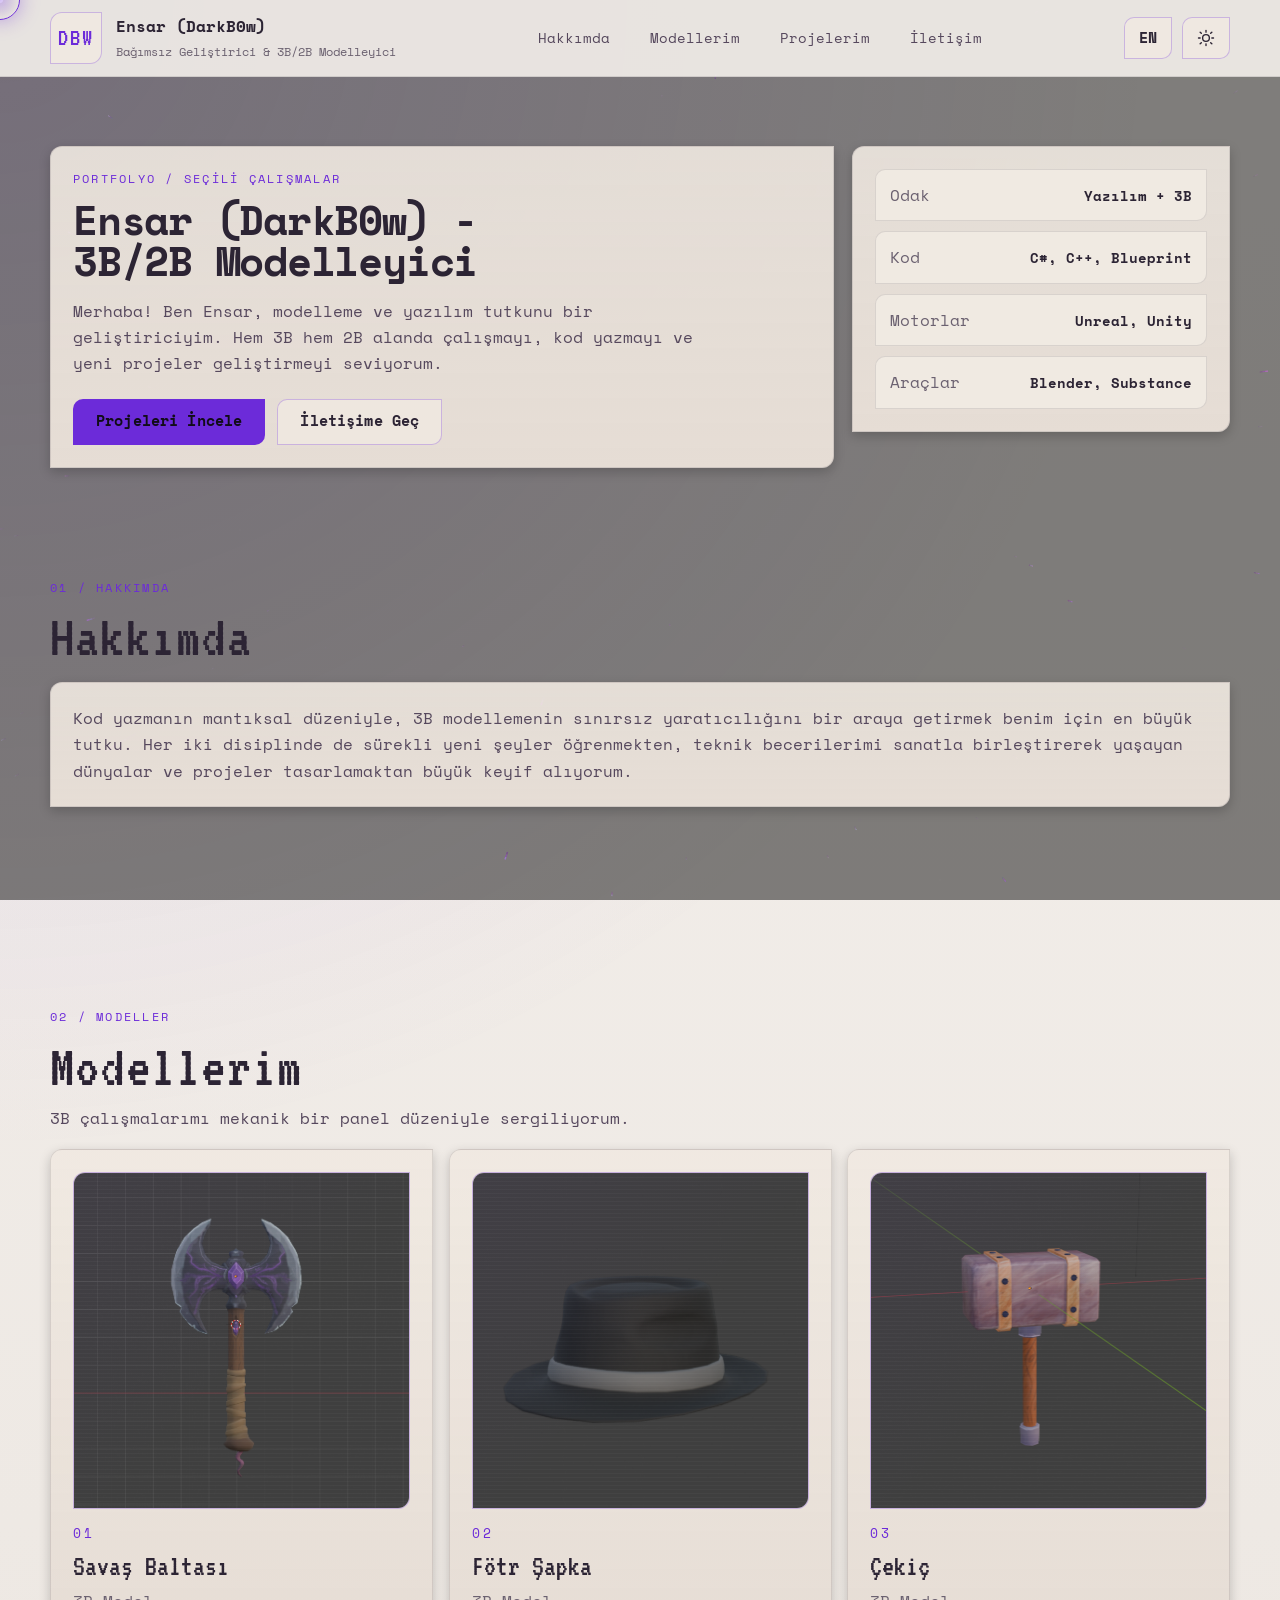
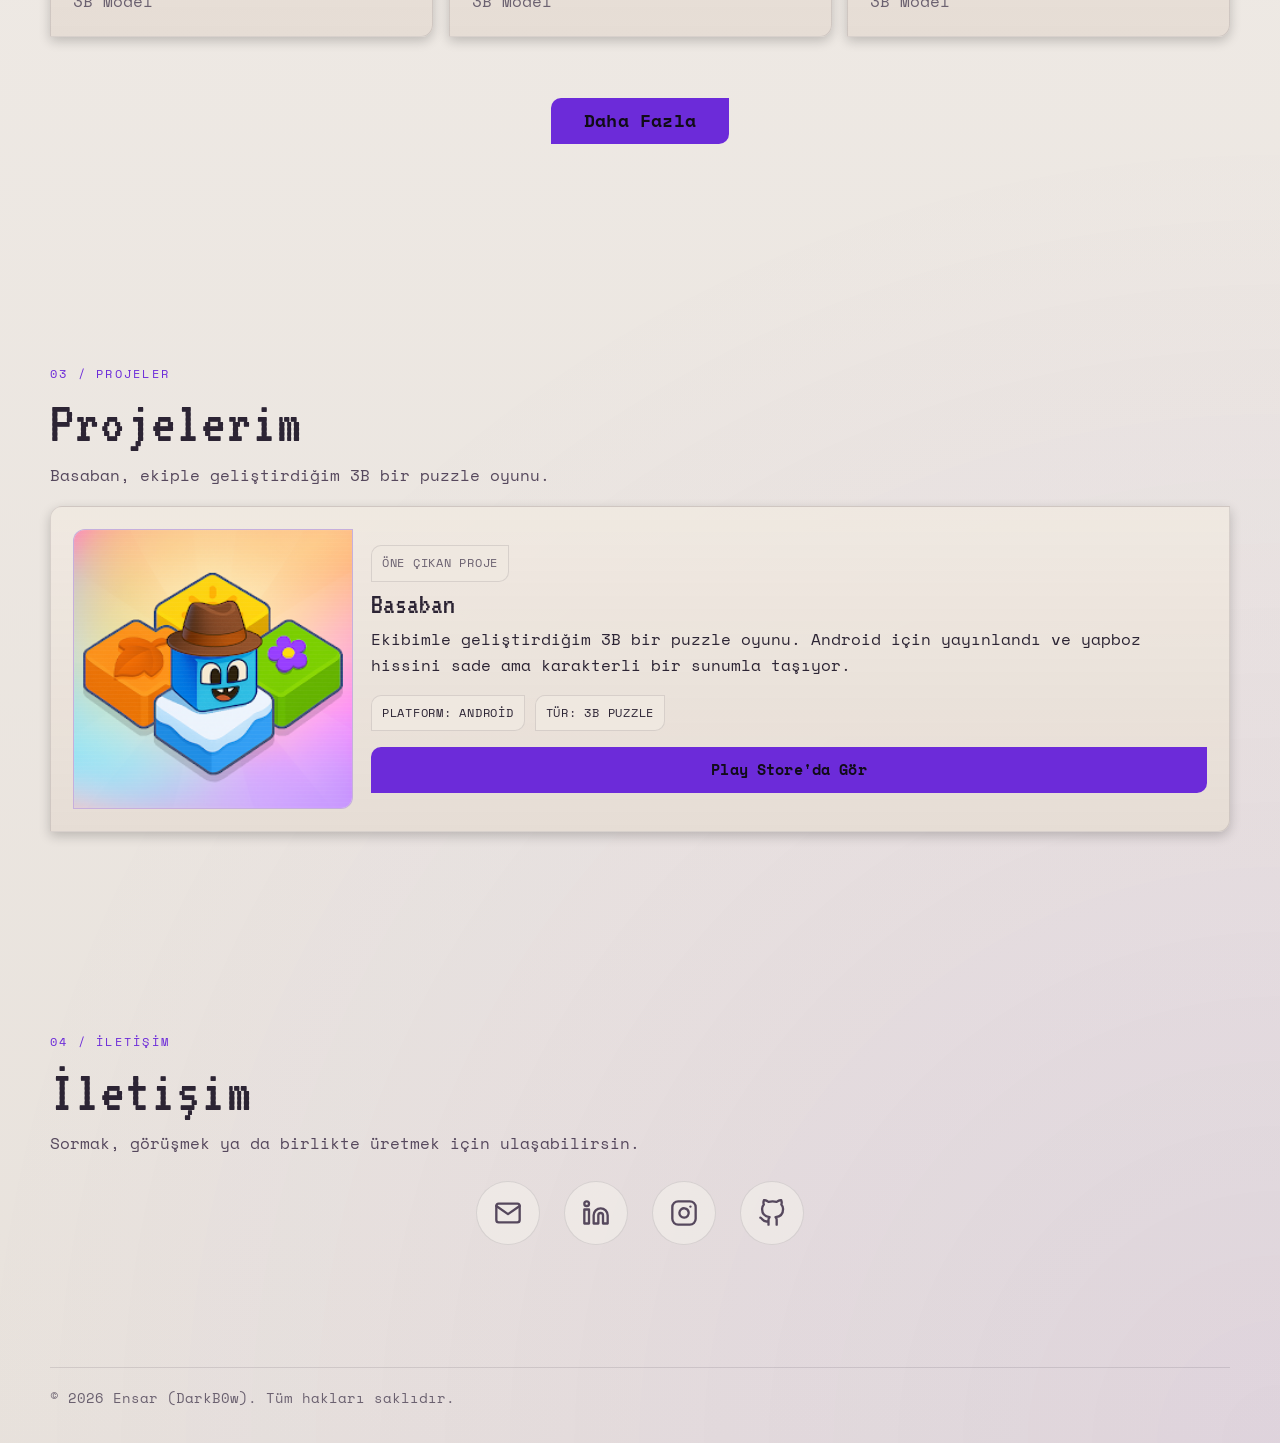
<file: index.html>
<!DOCTYPE html>
<html lang="tr" data-theme="dark">

<head>
    <meta charset="UTF-8">
    <meta name="viewport" content="width=device-width, initial-scale=1.0">
    <title>Ensar (DarkB0w) | Portfolio</title>
    <link rel="preconnect" href="https://fonts.googleapis.com">
    <link rel="preconnect" href="https://fonts.gstatic.com" crossorigin>
    <link href="https://fonts.googleapis.com/css2?family=Space+Mono:wght@400;700&family=VT323&display=swap"
        rel="stylesheet">
    <link rel="stylesheet" href="style.css">
</head>

<body>
    <!-- Reference Starfield Background -->
    <canvas id="starfield"></canvas>

    <header class="site-header">
        <div class="container header-inner">
            <a class="brand" href="#home" aria-label="Ensar DarkB0w">
                <span class="brand-mark">DBW</span>
                <span class="brand-copy">
                    <strong>Ensar (DarkB0w)</strong>
                    <small data-i18n="brand.subtitle">Bağımsız Geliştirici & 3B/2B Modelleyici</small>
                </span>
            </a>

            <nav class="nav-links" aria-label="Ana navigasyon">
                <a href="#about" class="nav-link" data-i18n="nav.about">Hakkımda</a>
                <a href="#models" class="nav-link" data-i18n="nav.models">Modellerim</a>
                <a href="#projects" class="nav-link" data-i18n="nav.projects">Projelerim</a>
                <a href="#contact" class="nav-link" data-i18n="nav.contact">İletişim</a>
            </nav>

            <div class="header-actions">
                <button id="lang-toggle" class="chip-button" type="button" aria-label="Dil değiştir">EN</button>
                <button id="theme-toggle" class="icon-button" type="button" aria-label="Tema değiştir"></button>
            </div>
        </div>
    </header>

    <main>
        <section id="home" class="section hero-section">
            <div class="container hero-grid">
                <div class="panel hero-copy reveal-up">
                    <p class="eyebrow subtitle" data-i18n="hero.kicker">PORTFOLYO / SEÇİLİ ÇALIŞMALAR</p>
                    <h1 class="title" data-i18n="hero.title">Ensar (DarkB0w) - <span class="highlight">3B/2B
                            Modelleyici</span></h1>
                    <p class="lead tagline" data-i18n="hero.copy">
                        Merhaba! Ben Ensar, modelleme ve yazılım tutkunu bir geliştiriciyim. Hem 3B hem 2B alanda
                        çalışmayı, kod yazmayı ve yeni projeler geliştirmeyi seviyorum.
                    </p>

                    <div class="button-row action-fade">
                        <a class="button primary" href="#projects" data-i18n="hero.primary">Projeleri İncele</a>
                        <a class="button secondary" href="#contact" data-i18n="hero.secondary">İletişime Geç</a>
                    </div>
                </div>

                <aside class="panel status-panel reveal-up">
                    <div class="status-card">
                        <span data-i18n="status.focusLabel">Odak</span>
                        <strong data-i18n="status.focusValue">Yazılım + 3B</strong>
                    </div>
                    <div class="status-card">
                        <span data-i18n="status.codeLabel">Kod</span>
                        <strong data-i18n="status.codeValue">C#, C++, Blueprint</strong>
                    </div>
                    <div class="status-card">
                        <span data-i18n="status.engineLabel">Motorlar</span>
                        <strong data-i18n="status.engineValue">Unreal, Unity</strong>
                    </div>
                    <div class="status-card">
                        <span data-i18n="status.toolsLabel">Araçlar</span>
                        <strong data-i18n="status.toolsValue">Blender, Substance</strong>
                    </div>
                </aside>
            </div>
        </section>

        <section id="about" class="section content-section">
            <div class="container section-head">
                <p class="eyebrow" data-i18n="about.kicker">01 / HAKKIMDA</p>
                <h2 data-i18n="about.title">Hakkımda</h2>
            </div>

            <div class="container">
                <article class="panel text-panel">
                    <p data-i18n="about.copy">
                        Kod yazmanın mantıksal düzeniyle, 3B modellemenin sınırsız yaratıcılığını bir araya getirmek
                        benim için en büyük tutku. Her iki disiplinde de sürekli yeni şeyler öğrenmekten, teknik
                        becerilerimi sanatla birleştirerek yaşayan dünyalar ve projeler tasarlamaktan büyük keyif
                        alıyorum.
                    </p>
                </article>
            </div>
        </section>

        <section id="models" class="section content-section">
            <div class="container section-head">
                <p class="eyebrow" data-i18n="models.kicker">02 / MODELLER</p>
                <h2 data-i18n="models.title">Modellerim</h2>
                <p class="section-subtitle" data-i18n="models.subtitle">3B çalışmalarımı mekanik bir panel düzeniyle
                    sergiliyorum.</p>
            </div>

            <div class="container card-grid models-grid reveal-up">
                <article class="panel media-card">
                    <div class="media-frame">
                        <img src="images/Model1.png" alt="Savaş Baltası">
                    </div>
                    <div class="media-copy">
                        <span class="media-index">01</span>
                        <h3 data-i18n="models.item1">Savaş Baltası</h3>
                        <p data-i18n="models.tag">3B Model</p>
                    </div>
                </article>

                <article class="panel media-card">
                    <div class="media-frame">
                        <img src="images/Model2.png" alt="Fötr Şapka">
                    </div>
                    <div class="media-copy">
                        <span class="media-index">02</span>
                        <h3 data-i18n="models.item2">Fötr Şapka</h3>
                        <p data-i18n="models.tag">3B Model</p>
                    </div>
                </article>

                <article class="panel media-card">
                    <div class="media-frame">
                        <img src="images/Model3.png" alt="Çekiç">
                    </div>
                    <div class="media-copy">
                        <span class="media-index">03</span>
                        <h3 data-i18n="models.item3">Çekiç</h3>
                        <p data-i18n="models.tag">3B Model</p>
                    </div>
                </article>
            </div>

            <div class="container models-show-more">
                <button class="button primary" id="show-more-models-btn" data-i18n="models.showMore">Daha Fazla</button>
            </div>
        </section>

        <section id="projects" class="section content-section">
            <div class="container section-head">
                <p class="eyebrow" data-i18n="projects.kicker">03 / PROJELER</p>
                <h2 data-i18n="projects.title">Projelerim</h2>
                <p class="section-subtitle" data-i18n="projects.subtitle">Basaban, ekiple geliştirdiğim 3B bir puzzle
                    oyunu.</p>
            </div>

            <div class="container reveal-up">
                <article class="panel project-card">
                    <div class="project-visual media-frame project-frame">
                        <img src="images/basaban-logo.png" alt="Basaban logo">
                    </div>

                    <div class="project-copy">
                        <span class="project-tag" data-i18n="projects.featured">Öne Çıkan Proje</span>
                        <h3>Basaban</h3>
                        <p data-i18n="projects.description">
                            Ekibimle geliştirdiğim 3B bir puzzle oyunu. Android için yayınlandı ve yapboz hissini sade
                            ama karakterli bir sunumla taşıyor.
                        </p>

                        <div class="tag-row">
                            <span class="tag" data-i18n="projects.platform">Platform: Android</span>
                            <span class="tag" data-i18n="projects.genre">Tür: 3B Puzzle</span>
                        </div>

                        <a href="https://play.google.com/store/apps/details?id=com.Order66Studios.Basaban&hl=tr"
                            target="_blank" rel="noreferrer" class="button primary" data-i18n="projects.button">Play
                            Store'da Gör</a>
                    </div>
                </article>
            </div>
        </section>

        <section id="contact" class="section content-section">
            <div class="container section-head">
                <p class="eyebrow" data-i18n="contact.kicker">04 / İLETİŞİM</p>
                <h2 data-i18n="contact.title">İletişim</h2>
                <p class="section-subtitle" data-i18n="contact.subtitle">Sormak, görüşmek ya da birlikte üretmek için
                    ulaşabilirsin.</p>
            </div>

            <div class="container social-links-row reveal-up">
                <a class="social-circle" href="mailto:ensarkarayay0758@gmail.com" aria-label="E-posta" title="E-posta">
                    <svg width="24" height="24" viewBox="0 0 24 24" fill="none" stroke="currentColor" stroke-width="2"
                        stroke-linecap="round" stroke-linejoin="round">
                        <path d="M4 4h16c1.1 0 2 .9 2 2v12c0 1.1-.9 2-2 2H4c-1.1 0-2-.9-2-2V6c0-1.1.9-2 2-2z"></path>
                        <polyline points="22,6 12,13 2,6"></polyline>
                    </svg>
                </a>

                <a class="social-circle" href="https://www.linkedin.com/in/ensar-karayay-73a8a62a5/" target="_blank"
                    rel="noreferrer" aria-label="LinkedIn" title="LinkedIn">
                    <svg width="24" height="24" viewBox="0 0 24 24" fill="none" stroke="currentColor" stroke-width="2"
                        stroke-linecap="round" stroke-linejoin="round">
                        <path d="M16 8a6 6 0 0 1 6 6v7h-4v-7a2 2 0 0 0-2-2 2 2 0 0 0-2 2v7h-4v-7a6 6 0 0 1 6-6z"></path>
                        <rect x="2" y="9" width="4" height="12"></rect>
                        <circle cx="4" cy="4" r="2"></circle>
                    </svg>
                </a>

                <a class="social-circle" href="https://www.instagram.com/ensarkryy_/" target="_blank" rel="noreferrer"
                    aria-label="Instagram" title="Instagram">
                    <svg width="24" height="24" viewBox="0 0 24 24" fill="none" stroke="currentColor" stroke-width="2"
                        stroke-linecap="round" stroke-linejoin="round">
                        <rect x="2" y="2" width="20" height="20" rx="5" ry="5"></rect>
                        <path d="M16 11.37A4 4 0 1 1 12.63 8 4 4 0 0 1 16 11.37z"></path>
                        <line x1="17.5" y1="6.5" x2="17.51" y2="6.5"></line>
                    </svg>
                </a>

                <a class="social-circle" href="https://github.com/DarkB0w" target="_blank" rel="noreferrer"
                    aria-label="GitHub" title="GitHub">
                    <svg width="24" height="24" viewBox="0 0 24 24" fill="none" stroke="currentColor" stroke-width="2"
                        stroke-linecap="round" stroke-linejoin="round">
                        <path
                            d="M9 19c-5 1.5-5-2.5-7-3m14 6v-3.87a3.37 3.37 0 0 0-.94-2.61c3.14-.35 6.44-1.54 6.44-7A5.44 5.44 0 0 0 20 4.77 5.07 5.07 0 0 0 19.91 1S18.73.65 16 2.48a13.38 13.38 0 0 0-7 0C6.27.65 5.09 1 5.09 1A5.07 5.07 0 0 0 5 4.77a5.44 5.44 0 0 0-1.5 3.78c0 5.42 3.3 6.61 6.44 7A3.37 3.37 0 0 0 9 18.13V22">
                        </path>
                    </svg>
                </a>
            </div>
        </section>
    </main>

    <!-- All Models Modal -->
    <div class="all-models-modal" id="all-models-modal" aria-hidden="true">
        <div class="all-models-modal-content">
            <div class="all-models-modal-header">
                <h2 data-i18n="models.allModels">Tüm Modellerim</h2>
                <button class="all-models-modal-close" id="close-all-models-btn" aria-label="Kapat">&times;</button>
            </div>
            <div class="all-models-modal-body">
                <div class="card-grid models-grid">
                    <article class="panel media-card">
                        <div class="media-frame"><img src="images/Model1.png" alt="Savaş Baltası"></div>
                        <div class="media-copy"><span class="media-index">01</span>
                            <h3 data-i18n="models.item1">Savaş Baltası</h3>
                            <p data-i18n="models.tag">3B Model</p>
                        </div>
                    </article>
                    <article class="panel media-card">
                        <div class="media-frame"><img src="images/Model2.png" alt="Fötr Şapka"></div>
                        <div class="media-copy"><span class="media-index">02</span>
                            <h3 data-i18n="models.item2">Fötr Şapka</h3>
                            <p data-i18n="models.tag">3B Model</p>
                        </div>
                    </article>
                    <article class="panel media-card">
                        <div class="media-frame"><img src="images/Model3.png" alt="Çekiç"></div>
                        <div class="media-copy"><span class="media-index">03</span>
                            <h3 data-i18n="models.item3">Çekiç</h3>
                            <p data-i18n="models.tag">3B Model</p>
                        </div>
                    </article>
                    <article class="panel media-card">
                        <div class="media-frame"><img src="images/Model4.png" alt="Shuriken"></div>
                        <div class="media-copy"><span class="media-index">04</span>
                            <h3 data-i18n="models.item4">Shuriken</h3>
                            <p data-i18n="models.tag">3B Model</p>
                        </div>
                    </article>
                    <article class="panel media-card">
                        <div class="media-frame"><img src="images/Model5.png" alt="Konserve Adam"></div>
                        <div class="media-copy"><span class="media-index">05</span>
                            <h3 data-i18n="models.item5">Konserve Adam (Riglenmiş)</h3>
                            <p data-i18n="models.tag">3B Model</p>
                        </div>
                    </article>
                    <article class="panel media-card">
                        <div class="media-frame"><img src="images/Model6.png" alt="Ağaç"></div>
                        <div class="media-copy"><span class="media-index">06</span>
                            <h3 data-i18n="models.item6">Ağaç</h3>
                            <p data-i18n="models.tag">3B Model</p>
                        </div>
                    </article>
                    <article class="panel media-card">
                        <div class="media-frame"><img src="images/Model7.png" alt="Asker Bereti"></div>
                        <div class="media-copy"><span class="media-index">07</span>
                            <h3 data-i18n="models.item7">Asker Bereti</h3>
                            <p data-i18n="models.tag">3B Model</p>
                        </div>
                    </article>
                    <article class="panel media-card">
                        <div class="media-frame"><img src="images/Model8.png" alt="Çalı"></div>
                        <div class="media-copy"><span class="media-index">08</span>
                            <h3 data-i18n="models.item8">Çalı</h3>
                            <p data-i18n="models.tag">3B Model</p>
                        </div>
                    </article>
                    <article class="panel media-card">
                        <div class="media-frame"><img src="images/Model9.png" alt="Mekanik Kasa"></div>
                        <div class="media-copy"><span class="media-index">09</span>
                            <h3 data-i18n="models.item9">Mekanik Kasa</h3>
                            <p data-i18n="models.tag">3B Model</p>
                        </div>
                    </article>
                    <article class="panel media-card">
                        <div class="media-frame"><img src="images/Model10.png" alt="Gözetleme Kulesi"></div>
                        <div class="media-copy"><span class="media-index">10</span>
                            <h3 data-i18n="models.item10">Gözetleme Kulesi</h3>
                            <p data-i18n="models.tag">3B Model</p>
                        </div>
                    </article>
                    <article class="panel media-card">
                        <div class="media-frame"><img src="images/Model11.png" alt="Star Wars Çipleri"></div>
                        <div class="media-copy"><span class="media-index">11</span>
                            <h3 data-i18n="models.item11">Star Wars Çipleri</h3>
                            <p data-i18n="models.tag">3B Model</p>
                        </div>
                    </article>
                    <article class="panel media-card">
                        <div class="media-frame"><img src="images/Model12.png" alt="Havan ve Tokmak"></div>
                        <div class="media-copy"><span class="media-index">12</span>
                            <h3 data-i18n="models.item12">Havan ve Tokmak</h3>
                            <p data-i18n="models.tag">3B Model</p>
                        </div>
                    </article>
                    <article class="panel media-card">
                        <div class="media-frame"><img src="images/Model13.png" alt="Chibi Sett"></div>
                        <div class="media-copy"><span class="media-index">13</span>
                            <h3 data-i18n="models.item13">Chibi Sett</h3>
                            <p data-i18n="models.tag">3B Model</p>
                        </div>
                    </article>
                    <article class="panel media-card">
                        <div class="media-frame"><img src="images/Model14.png" alt="Modüler Tapınak"></div>
                        <div class="media-copy"><span class="media-index">14</span>
                            <h3 data-i18n="models.item14">Modüler Tapınak</h3>
                            <p data-i18n="models.tag">3B Model</p>
                        </div>
                    </article>
                    <article class="panel media-card">
                        <div class="media-frame"><img src="images/Model15.png" alt="Kazan"></div>
                        <div class="media-copy"><span class="media-index">15</span>
                            <h3 data-i18n="models.item15">Kazan</h3>
                            <p data-i18n="models.tag">3B Model</p>
                        </div>
                    </article>
                </div>
            </div>
        </div>
    </div>

    <footer class="site-footer">
        <div class="container footer-inner">
            <p>&copy; 2026 Ensar (DarkB0w). <span data-i18n="footer.copy">Tüm hakları saklıdır.</span></p>
        </div>
    </footer>

    <script src="particles.js"></script>
    <script src="script.js"></script>
</body>

</html>
</file>
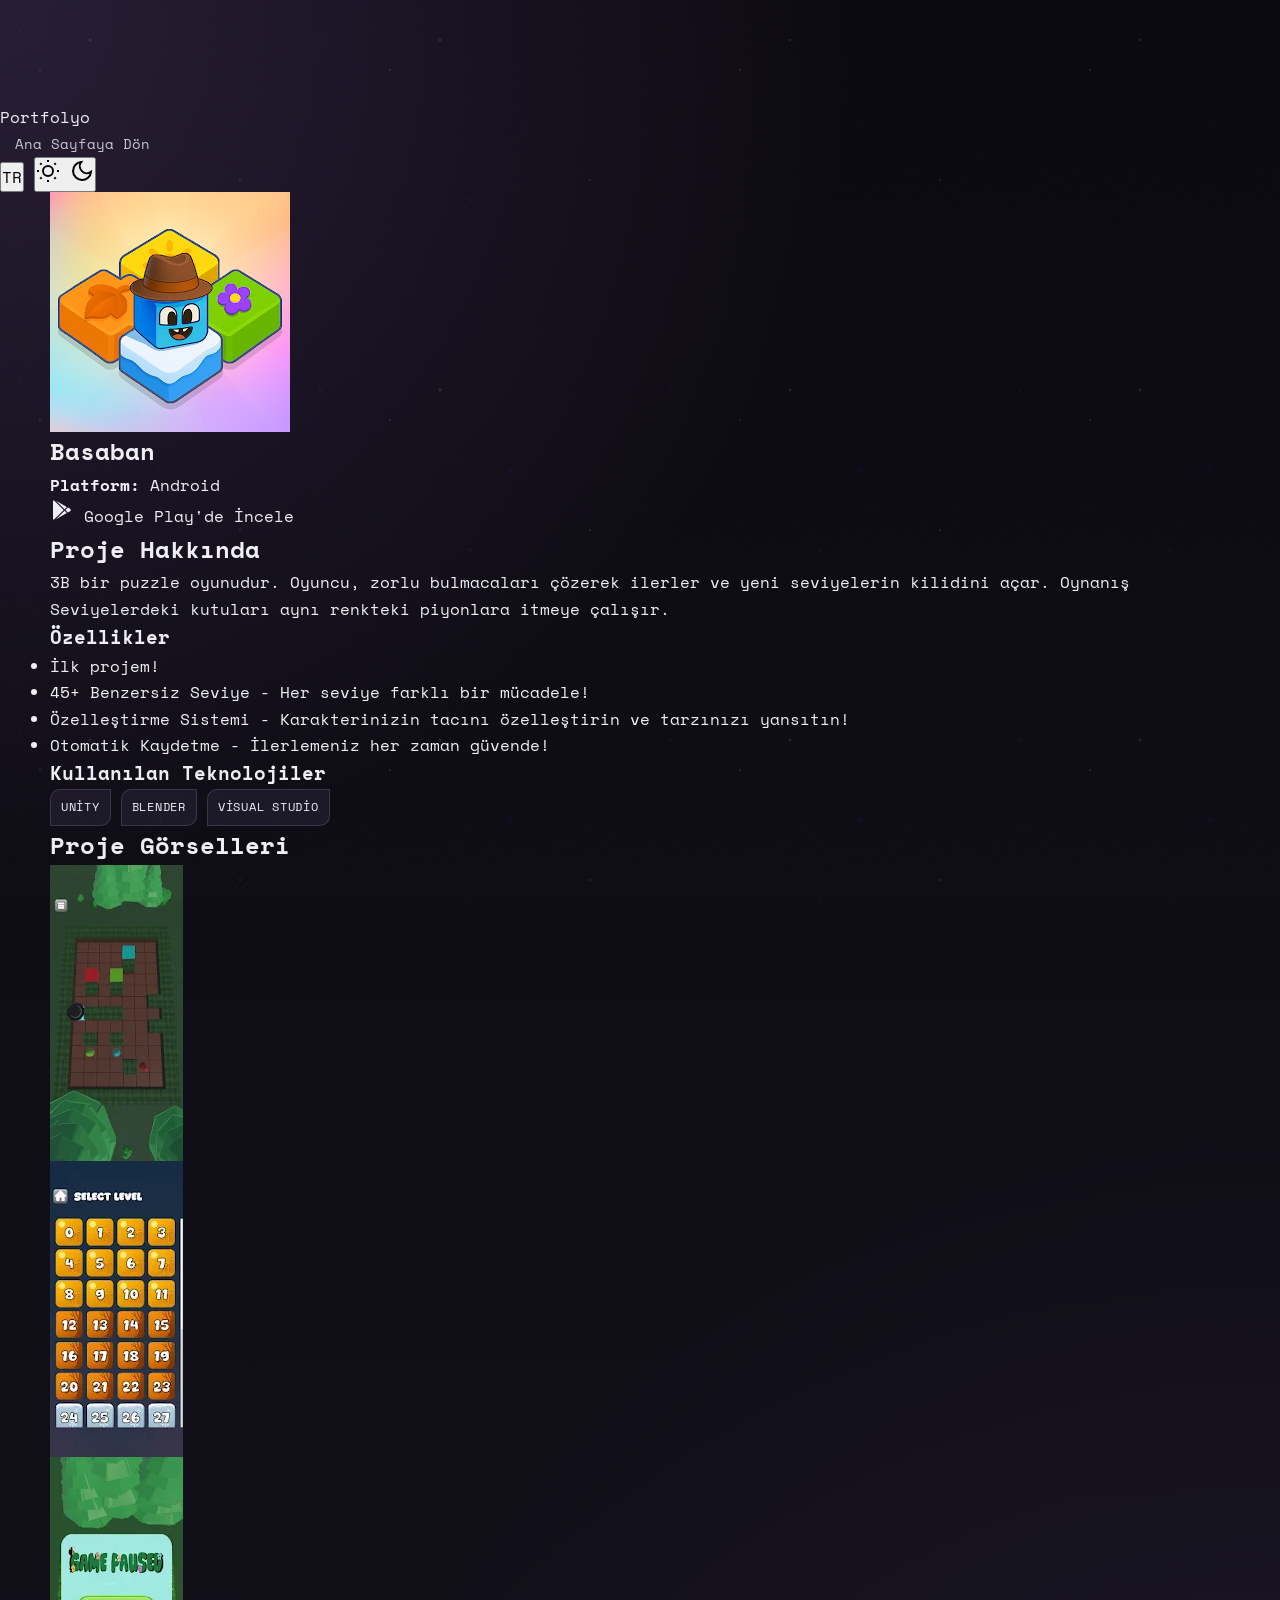
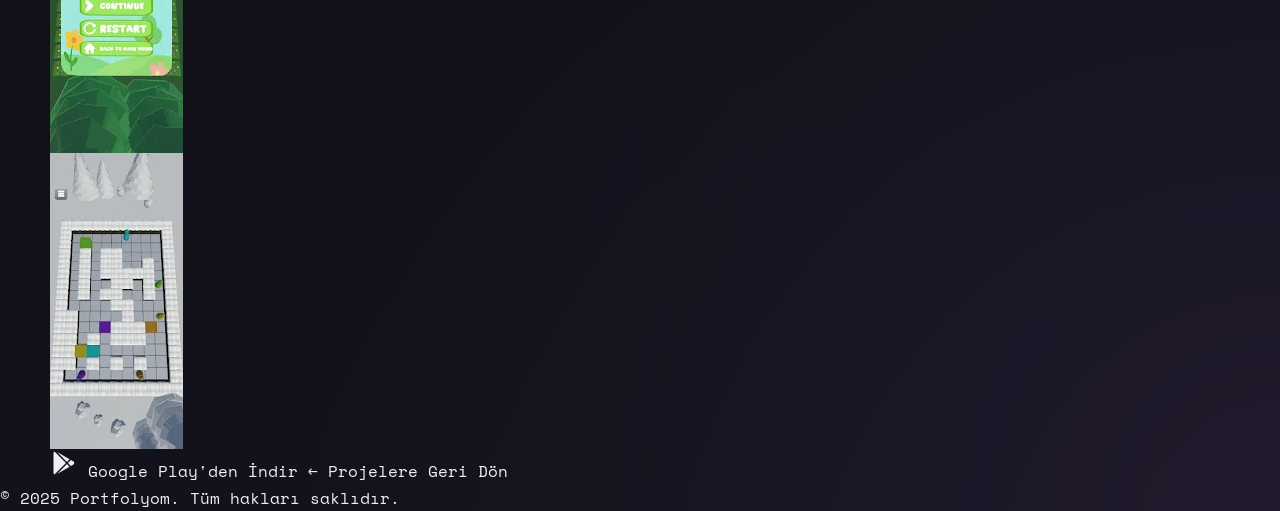
<file: proje-detay.html>
<!DOCTYPE html>
<html lang="tr">
<head>
    <meta charset="UTF-8">
    <meta name="viewport" content="width=device-width, initial-scale=1.0">
    <title>Proje Detayı - Portfolyom</title>
    <link rel="preconnect" href="https://fonts.googleapis.com">
    <link rel="preconnect" href="https://fonts.gstatic.com" crossorigin>
    <link href="https://fonts.googleapis.com/css2?family=Space+Mono:wght@400;700&family=VT323&display=swap" rel="stylesheet">
    <link rel="stylesheet" href="style.css">
    <script src="translations.js"></script>
</head>
<body>
    <!-- Navigation Bar -->
    <nav class="navbar">
        <div class="nav-container">
            <div class="logo">Portfolyo</div>
            <ul class="nav-menu">
                <li><a href="index.html" class="nav-link" data-i18n="nav.backToHome">Ana Sayfaya Dön</a></li>
            </ul>
            <button id="lang-toggle" class="lang-toggle" aria-label="Dil Değiştir">
                <span class="lang-text" data-i18n="nav.langToggle">TR</span>
            </button>
            <button id="theme-toggle" class="theme-toggle" aria-label="Tema Değiştir" data-i18n-aria="nav.themeToggle">
                <svg class="sun-icon" width="24" height="24" viewBox="0 0 24 24" fill="none" stroke="currentColor" stroke-width="2">
                    <circle cx="12" cy="12" r="5"></circle>
                    <line x1="12" y1="1" x2="12" y2="3"></line>
                    <line x1="12" y1="21" x2="12" y2="23"></line>
                    <line x1="4.22" y1="4.22" x2="5.64" y2="5.64"></line>
                    <line x1="18.36" y1="18.36" x2="19.78" y2="19.78"></line>
                    <line x1="1" y1="12" x2="3" y2="12"></line>
                    <line x1="21" y1="12" x2="23" y2="12"></line>
                    <line x1="4.22" y1="19.78" x2="5.64" y2="18.36"></line>
                    <line x1="18.36" y1="5.64" x2="19.78" y2="4.22"></line>
                </svg>
                <svg class="moon-icon" width="24" height="24" viewBox="0 0 24 24" fill="none" stroke="currentColor" stroke-width="2">
                    <path d="M21 12.79A9 9 0 1 1 11.21 3 7 7 0 0 0 21 12.79z"></path>
                </svg>
            </button>
        </div>
    </nav>

    <!-- Proje Detay -->
    <section class="project-detail-section">
        <div class="container">
            <div class="project-detail-header">
                <div class="project-detail-logo">
                    <img src="images/basaban-logo.png" alt="Proje Logo">
                </div>
                <div class="project-detail-info">
                    <h1 class="project-detail-title">Basaban</h1>
                    <p class="project-detail-platform"><strong>Platform:</strong> Android</p>
                    <a href="https://play.google.com/store/apps/details?id=com.Order66Studios.Basaban&hl=tr" class="google-play-button" target="_blank">
                        <svg viewBox="0 0 24 24" width="24" height="24">
                            <path fill="currentColor" d="M3,20.5V3.5C3,2.91 3.34,2.39 3.84,2.15L13.69,12L3.84,21.85C3.34,21.6 3,21.09 3,20.5M16.81,15.12L6.05,21.34L14.54,12.85L16.81,15.12M20.16,10.81C20.5,11.08 20.75,11.5 20.75,12C20.75,12.5 20.53,12.9 20.18,13.18L17.89,14.5L15.39,12L17.89,9.5L20.16,10.81M6.05,2.66L16.81,8.88L14.54,11.15L6.05,2.66Z" />
                        </svg>
                        <span data-i18n="detail.googlePlay">Google Play'de İncele</span>
                    </a>
                </div>
            </div>

            <div class="project-detail-content">
                <div class="project-description-section">
                    <h2 data-i18n="detail.aboutProject">Proje Hakkında</h2>
                    <p data-i18n="detail.description">3B bir puzzle oyunudur. Oyuncu, zorlu bulmacaları çözerek ilerler ve yeni seviyelerin kilidini açar. Oynanış Seviyelerdeki kutuları aynı renkteki piyonlara itmeye çalışır.</p>
                    
                    <h3 data-i18n="detail.features">Özellikler</h3>
                    <ul>
                        <li data-i18n="detail.feature1">İlk projem!</li>
                        <li data-i18n="detail.feature2">45+ Benzersiz Seviye - Her seviye farklı bir mücadele!</li>
                        <li data-i18n="detail.feature3">Özelleştirme Sistemi - Karakterinizin tacını özelleştirin ve tarzınızı yansıtın!</li>
                        <li data-i18n="detail.feature4">Otomatik Kaydetme - İlerlemeniz her zaman güvende!</li>
                    </ul>

                    <h3 data-i18n="detail.technologies">Kullanılan Teknolojiler</h3>
                    <div class="tech-tags">
                        <span class="tag">Unity</span>
                        <span class="tag">Blender</span>
                        <span class="tag">Visual Studio</span>
                    </div>
                </div>

                <div class="project-gallery">
                    <h2 data-i18n="detail.gallery">Proje Görselleri</h2>
                    <div class="detail-gallery">
                        <div class="detail-gallery-item">
                            <img src="images/basaban-screenshot1.png" alt="Proje Resim 1">
                        </div>
                        <div class="detail-gallery-item">
                            <img src="images/basaban-screenshot2.png" alt="Proje Resim 2">
                        </div>
                        <div class="detail-gallery-item">
                            <img src="images/basaban-screenshot3.png" alt="Proje Resim 3">
                        </div>
                        <div class="detail-gallery-item">
                            <img src="images/basaban-screenshot4.png" alt="Proje Resim 4">
                        </div>
                    </div>
                </div>
            </div>

            <div class="back-button-container">
                <a href="https://play.google.com/store/apps/details?id=com.Order66Studios.Basaban&hl=tr" class="google-play-button-large" target="_blank">
                    <svg viewBox="0 0 24 24" width="28" height="28">
                        <path fill="currentColor" d="M3,20.5V3.5C3,2.91 3.34,2.39 3.84,2.15L13.69,12L3.84,21.85C3.34,21.6 3,21.09 3,20.5M16.81,15.12L6.05,21.34L14.54,12.85L16.81,15.12M20.16,10.81C20.5,11.08 20.75,11.5 20.75,12C20.75,12.5 20.53,12.9 20.18,13.18L17.89,14.5L15.39,12L17.89,9.5L20.16,10.81M6.05,2.66L16.81,8.88L14.54,11.15L6.05,2.66Z" />
                    </svg>
                    <span data-i18n="detail.googlePlayDownload">Google Play'den İndir</span>
                </a>
                <a href="index.html#projelerim" class="back-button" data-i18n="detail.backToProjects">← Projelere Geri Dön</a>
            </div>
        </div>
    </section>

    <!-- Footer -->
    <footer class="footer">
        <p>&copy; 2025 Portfolyom. <span data-i18n="footer.copyright">Tüm hakları saklıdır.</span></p>
    </footer>

    <script src="script.js"></script>
</body>
</html>
</file>
<file: style.css>
/* --- Theme Tokens --- */
:root {
    --bg: #0b090f;
    --bg-alt: #13111b;
    --surface: #1e1b29;
    --surface-2: #262235;
    --text: #f0eef5;
    --text-dim: #c8c2d4;
    --text-soft: #9f96b3;
    --accent: #bd8aff;
    --accent-strong: #dcaaff;
    --border: rgba(189, 138, 255, 0.45);
    --border-soft: rgba(255, 255, 255, 0.12);
    --noise-opacity: 0.15;
    --scanline-opacity: 0.04;
    --panel-radius: 12px 0 12px 0;
    --chip-radius: 10px 0 10px 0;
    --transition-snappy: 0.25s cubic-bezier(0.2, 0.9, 0.25, 1);
    --max-width: 1180px;
    --header-offset: 104px;
    --font-heading: 'VT323', monospace;
    --font-body: 'Space Mono', monospace;
}

html[data-theme='light'] {
    --bg: #f4f0ec;
    --bg-alt: #e8e2dc;
    --surface: #f0e9e1;
    --surface-2: #e6ddd5;
    --text: #2c2434;
    --text-dim: #56485d;
    --text-soft: #6b6170;
    --accent: #6c2bd9;
    --accent-strong: #4d1fa5;
    --border: rgba(108, 43, 217, 0.28);
    --border-soft: rgba(44, 36, 52, 0.12);
    --noise-opacity: 0.045;
    --scanline-opacity: 0.045;
}

* {
    box-sizing: border-box;
    margin: 0;
    padding: 0;
}

html {
    scroll-behavior: auto;
    background: var(--bg);
}

body {
    min-height: 100vh;
    padding-top: var(--header-offset);
    background:
        radial-gradient(circle at top left, color-mix(in srgb, var(--accent) 15%, transparent), transparent 35%),
        radial-gradient(circle at bottom right, color-mix(in srgb, var(--accent) 8%, transparent), transparent 40%),
        linear-gradient(180deg, var(--bg), var(--bg-alt));
    color: var(--text);
    font-family: var(--font-body);
    line-height: 1.65;
    overflow-x: hidden;
    position: relative;
    isolation: isolate;
    transition: color var(--transition-snappy), background var(--transition-snappy);
    cursor: none;
    /* Hide default for custom cursor */
}

body::before,
body::after {
    content: '';
    position: fixed;
    inset: 0;
    pointer-events: none;
    z-index: 0;
}

body::before {
    opacity: var(--noise-opacity);
    mix-blend-mode: color-dodge;
    background-image:
        radial-gradient(1.5px 1.5px at 20px 30px, var(--accent-strong), rgba(0, 0, 0, 0)),
        radial-gradient(1.5px 1.5px at 40px 70px, #ffffff, rgba(0, 0, 0, 0)),
        radial-gradient(2px 2px at 90px 40px, #ffffff, rgba(0, 0, 0, 0)),
        radial-gradient(2.5px 2.5px at 160px 120px, var(--accent), rgba(0, 0, 0, 0)),
        radial-gradient(1px 1px at 120px 200px, #ffffff, rgba(0, 0, 0, 0)),
        radial-gradient(1.5px 1.5px at 240px 180px, #ffffff, rgba(0, 0, 0, 0)),
        radial-gradient(2px 2px at 320px 40px, var(--accent-strong), rgba(0, 0, 0, 0)),
        url("data:image/svg+xml,%3Csvg xmlns='http://www.w3.org/2000/svg' width='220' height='220' viewBox='0 0 220 220'%3E%3Cfilter id='n'%3E%3CfeTurbulence type='fractalNoise' baseFrequency='.78' numOctaves='2' stitchTiles='stitch'/%3E%3C/filter%3E%3Crect width='220' height='220' filter='url(%23n)' opacity='.25'/%3E%3C/svg%3E");
    background-size: 350px 350px, 350px 350px, 350px 350px, 350px 350px, 350px 350px, 350px 350px, 350px 350px, 220px 220px;
    transition: opacity var(--transition-snappy);
}

html[data-theme='light'] body::before {
    opacity: 0.05;
    mix-blend-mode: soft-light;
}

body::after {
    opacity: var(--scanline-opacity);
    background-image: linear-gradient(to bottom,
            transparent 0,
            transparent 48%,
            rgba(255, 255, 255, 0.1) 50%,
            transparent 52%,
            transparent 100%);
    background-size: 100% 4px;
    mix-blend-mode: overlay;
}

main,
.site-header,
.site-footer {
    position: relative;
    z-index: 1;
}

img {
    display: block;
    max-width: 100%;
}

a {
    color: inherit;
    text-decoration: none;
}

button,
a {
    -webkit-tap-highlight-color: transparent;
}

button {
    font: inherit;
}

.container {
    width: min(calc(100% - 32px), var(--max-width));
    margin: 0 auto;
}

.section {
    scroll-margin-top: calc(var(--header-offset) + 24px);
    padding: 140px 0 60px;
    /* Massive spacing like reference */
}

.panel {
    background: linear-gradient(180deg, color-mix(in srgb, var(--surface) 90%, transparent), var(--surface-2));
    border: 1px solid var(--border-soft);
    border-radius: var(--panel-radius);
    box-shadow: 0 4px 12px rgba(0, 0, 0, 0.2);
    transition: background var(--transition-snappy), border-color var(--transition-snappy);
}

.eyebrow {
    color: var(--accent);
    letter-spacing: 0.18em;
    text-transform: uppercase;
    font-size: 0.78rem;
}

.section-head {
    display: grid;
    gap: 12px;
    margin-bottom: 18px;
}

.section-head h2 {
    font-family: var(--font-heading);
    font-size: clamp(2.2rem, 5vw, 3.8rem);
    font-weight: 400;
    letter-spacing: 0.02em;
    line-height: 0.88;
}

.section-subtitle {
    max-width: 640px;
    color: var(--text-dim);
}

.site-header {
    position: fixed;
    top: 0;
    left: 0;
    right: 0;
    z-index: 1000;
    border-bottom: 1px solid var(--border-soft);
    background: color-mix(in srgb, var(--bg) 90%, transparent);
}

.header-inner {
    min-height: 76px;
    display: flex;
    align-items: center;
    justify-content: space-between;
    gap: 20px;
    padding-block: 12px;
}

.brand {
    display: inline-flex;
    align-items: center;
    gap: 14px;
    min-width: 0;
}

.brand-mark {
    display: grid;
    place-items: center;
    width: 52px;
    height: 52px;
    border: 1px solid var(--border);
    border-radius: var(--panel-radius);
    color: var(--accent);
    font-family: var(--font-heading);
    font-size: 1.6rem;
    letter-spacing: 0.08em;
    background: color-mix(in srgb, var(--surface) 90%, transparent);
}

.brand-copy {
    display: grid;
    gap: 2px;
    min-width: 0;
}

.brand-copy strong {
    font-size: 0.98rem;
    font-weight: 700;
    color: var(--text);
}

.brand-copy small {
    color: var(--text-soft);
    font-size: 0.78rem;
}

.nav-links {
    display: flex;
    flex-wrap: wrap;
    justify-content: center;
    gap: 10px;
}

.nav-link {
    padding: 10px 14px;
    border: 1px solid transparent;
    border-radius: var(--chip-radius);
    color: var(--text-dim);
    font-size: 0.9rem;
    transition: color var(--transition-snappy), border-color var(--transition-snappy), background-color var(--transition-snappy);
}

.nav-link:hover,
.nav-link.is-active {
    color: var(--accent-strong);
    border-color: var(--border);
    background: color-mix(in srgb, var(--surface) 84%, transparent);
    box-shadow: 0 0 10px color-mix(in srgb, var(--accent) 30%, transparent);
}

.header-actions {
    display: inline-flex;
    align-items: center;
    gap: 10px;
}

.chip-button,
.icon-button,
.button,
.tag,
.contact-card {
    transition: border-color var(--transition-snappy), color var(--transition-snappy), background-color var(--transition-snappy), transform var(--transition-snappy), filter var(--transition-snappy);
}

.chip-button,
.icon-button,
.button {
    font-family: var(--font-body);
    font-size: 0.92rem;
    font-weight: 700;
    letter-spacing: 0.01em;
    line-height: 1;
}

.chip-button,
.icon-button {
    display: inline-grid;
    place-items: center;
    min-height: 42px;
    min-width: 42px;
    padding: 0 14px;
    border: 1px solid var(--border);
    border-radius: var(--chip-radius);
    background: color-mix(in srgb, var(--surface) 90%, transparent);
    color: var(--text);
    cursor: pointer;
}

.chip-button:hover,
.icon-button:hover {
    border-color: var(--accent);
    color: var(--accent-strong);
}

.icon-button svg {
    width: 18px;
    height: 18px;
}

.hero-section {
    padding: 42px 0 10px;
}

.hero-grid {
    display: grid;
    grid-template-columns: minmax(0, 1.45fr) minmax(280px, 0.7fr);
    gap: 18px;
    align-items: start;
}

.hero-copy,
.status-panel,
.text-panel,
.project-card,
.contact-card,
.media-card {
    padding: 22px;
}

.hero-copy h1 {
    margin-top: 10px;
    font-family: var(--font-body);
    font-size: clamp(1.7rem, 3.2vw, 2.7rem);
    font-weight: 700;
    line-height: 1;
    letter-spacing: -0.03em;
    max-width: 20ch;
}

.lead {
    margin-top: 16px;
    max-width: 62ch;
    color: var(--text-dim);
}

.button-row {
    display: flex;
    flex-wrap: wrap;
    gap: 12px;
    margin-top: 22px;
}

.button {
    display: inline-flex;
    align-items: center;
    justify-content: center;
    min-height: 46px;
    padding: 0 22px;
    border: 1px solid var(--border);
    border-radius: var(--chip-radius);
    cursor: pointer;
}

.button.primary {
    background: var(--accent);
    color: #110c18;
}

.button.primary:hover {
    background: color-mix(in srgb, var(--accent-strong) 92%, white);
    border-color: var(--accent-strong);
    box-shadow: 0 0 15px color-mix(in srgb, var(--accent) 60%, transparent);
}

.button.secondary {
    background: color-mix(in srgb, var(--surface) 88%, transparent);
    color: var(--text);
}

.button.secondary:hover {
    border-color: var(--accent);
    color: var(--accent-strong);
}

.status-panel {
    display: grid;
    gap: 10px;
}

@media (min-width: 981px) {
    .status-panel {
        position: sticky;
        top: 92px;
        align-self: start;
        max-height: calc(100vh - 110px);
        overflow: auto;
    }
}

.status-card {
    display: flex;
    align-items: baseline;
    justify-content: space-between;
    gap: 14px;
    padding: 12px 14px;
    border: 1px solid var(--border-soft);
    border-radius: var(--chip-radius);
    background: color-mix(in srgb, var(--bg) 12%, var(--surface));
}

.status-card strong {
    font-size: 0.9rem;
    line-height: 1.2;
}

.status-card span,
.status-note,
.contact-label,
.media-copy p,
.project-tag {
    color: var(--text-soft);
}

.status-card strong {
    color: var(--text);
    font-weight: 700;
    text-align: right;
}

.status-note {
    padding-top: 4px;
}

.status-panel {
    align-content: start;
}

.status-card strong,
.hero-copy h1,
.section-head h2,
.media-copy h3,
.project-copy h3 {
    text-wrap: balance;
}

@media (max-width: 980px) {
    .status-panel {
        position: static;
        max-height: none;
        overflow: visible;
    }
}

.content-section {
    padding-top: 100px;
    padding-bottom: 100px;
}

.text-panel {
    color: var(--text-dim);
}

.text-panel p+p {
    margin-top: 14px;
}

.card-grid {
    display: grid;
    gap: 16px;
}

.models-grid {
    grid-template-columns: repeat(auto-fit, minmax(220px, 1fr));
}

.media-card {
    display: grid;
    gap: 14px;
    will-change: transform;
}

.media-card:nth-child(2n) {
    animation-delay: -3s;
}

.media-card:nth-child(3n) {
    animation-delay: -1.5s;
}

.media-frame,
.project-frame {
    position: relative;
    overflow: hidden;
    border: 1px solid var(--border);
    border-radius: var(--panel-radius);
    background: var(--bg-alt);
    animation: floating 6s ease-in-out infinite;
}

.media-card:nth-child(2n) .media-frame,
.media-card:nth-child(2n) .project-frame {
    animation-delay: -3s;
}

.media-card:nth-child(3n) .media-frame,
.media-card:nth-child(3n) .project-frame {
    animation-delay: -1.5s;
}

.media-frame::before,
.project-frame::before {
    content: '';
    position: absolute;
    inset: 0;
    pointer-events: none;
    background: linear-gradient(135deg, color-mix(in srgb, var(--accent) 18%, transparent), transparent 55%);
    opacity: 0.22;
    z-index: 2;
}

.media-frame::after,
.project-frame::after {
    content: '';
    position: absolute;
    inset: 0;
    pointer-events: none;
    background-image: repeating-linear-gradient(to bottom,
            rgba(255, 255, 255, 0.18) 0,
            rgba(255, 255, 255, 0.18) 1px,
            transparent 1px,
            transparent 4px);
    opacity: 0.15;
    mix-blend-mode: screen;
    z-index: 3;
}

.media-frame img,
.project-frame img {
    width: 100%;
    height: 100%;
    object-fit: cover;
    transition: transform var(--transition-snappy);
    position: relative;
    z-index: 1;
}

.media-frame img {
    aspect-ratio: 1 / 1;
}

.project-frame img {
    aspect-ratio: 1 / 1;
}

.media-frame.is-zoomable {
    cursor: zoom-in;
}

.media-card:hover,
.project-card:hover,
.contact-card:hover {
    border-color: var(--accent);
}

.media-card:hover .media-frame img,
.project-card:hover .project-frame img {
    transform: scale(1.05);
}

.lightbox {
    position: fixed;
    inset: 0;
    display: grid;
    place-items: center;
    padding: 20px;
    background: rgba(10, 8, 14, 0.82);
    backdrop-filter: blur(10px);
    opacity: 0;
    pointer-events: none;
    transition: opacity var(--transition-snappy);
    z-index: 2000;
}

.lightbox.is-open {
    opacity: 1;
    pointer-events: auto;
}

.lightbox-panel {
    width: min(92vw, 980px);
    max-height: 90vh;
    display: grid;
    gap: 14px;
    padding: 14px;
    border: 1px solid var(--border);
    border-radius: var(--panel-radius);
    background: linear-gradient(180deg, color-mix(in srgb, var(--surface) 94%, transparent), var(--surface-2));
    box-shadow: 0 22px 70px rgba(0, 0, 0, 0.45);
}

.lightbox-image-wrap {
    min-height: 0;
    overflow: hidden;
    border: 1px solid var(--border-soft);
    border-radius: var(--panel-radius);
    background: var(--bg-alt);
}

.lightbox-image {
    width: 100%;
    max-height: 76vh;
    object-fit: contain;
    background: var(--bg-alt);
}

.lightbox-caption {
    display: flex;
    align-items: center;
    justify-content: space-between;
    gap: 12px;
    color: var(--text-dim);
    font-size: 0.92rem;
}

.lightbox-close {
    display: inline-grid;
    place-items: center;
    min-width: 40px;
    min-height: 40px;
    border: 1px solid var(--border);
    border-radius: var(--chip-radius);
    background: color-mix(in srgb, var(--surface) 88%, transparent);
    color: var(--text);
    cursor: pointer;
}

.lightbox-close:hover {
    border-color: var(--accent);
    color: var(--accent-strong);
}

body.has-lightbox-open {
    overflow: hidden;
}

.media-copy,
.project-copy {
    display: grid;
    gap: 8px;
}

.media-index {
    color: var(--accent);
    font-size: 0.8rem;
    letter-spacing: 0.2em;
}

.media-copy h3,
.project-copy h3 {
    font-family: var(--font-heading);
    font-size: 1.85rem;
    font-weight: 400;
    line-height: 0.95;
}

.project-card {
    display: grid;
    grid-template-columns: minmax(220px, 280px) 1fr;
    gap: 18px;
    align-items: center;
}

.project-copy {
    align-content: start;
}

.project-tag,
.tag,
.contact-label {
    display: inline-flex;
    align-items: center;
    width: fit-content;
    padding: 7px 10px;
    border: 1px solid var(--border-soft);
    border-radius: var(--chip-radius);
    background: color-mix(in srgb, var(--surface) 88%, transparent);
    font-size: 0.78rem;
    letter-spacing: 0.06em;
    text-transform: uppercase;
}

.tag-row {
    display: flex;
    flex-wrap: wrap;
    gap: 10px;
    margin: 8px 0 8px;
}

.social-links-row {
    display: flex;
    justify-content: center;
    gap: 24px;
    flex-wrap: wrap;
    margin-top: 24px;
}

.social-circle {
    display: inline-grid;
    place-items: center;
    width: 64px;
    height: 64px;
    border-radius: 50%;
    border: 1px solid var(--border-soft);
    background: color-mix(in srgb, var(--bg) 60%, transparent);
    color: var(--text-dim);
    transition: color var(--transition-snappy), border-color var(--transition-snappy), background var(--transition-snappy), transform var(--transition-snappy);
}

.social-circle svg {
    width: 28px;
    height: 28px;
}

.social-circle:hover {
    color: var(--accent-strong);
    border-color: var(--accent);
    background: color-mix(in srgb, var(--surface) 90%, transparent);
    transform: translateY(-4px);
    box-shadow: 0 8px 20px color-mix(in srgb, var(--accent) 20%, transparent);
}

.site-footer {
    padding: 22px 0 34px;
}

.footer-inner {
    padding-top: 18px;
    border-top: 1px solid var(--border-soft);
    color: var(--text-soft);
    font-size: 0.9rem;
}

/* Motion, but mechanical */
.button:hover,
.chip-button:hover,
.icon-button:hover,
.nav-link:hover,
.media-card:hover,
.project-card:hover,
.contact-card:hover {
    transform: translateY(-2px);
}

@keyframes holo-flicker {
    0% {
        opacity: 0.8;
        filter: sepia(70%) hue-rotate(230deg) saturate(285%) opacity(0.76) contrast(1.06);
    }

    25% {
        opacity: 0.9;
        filter: sepia(70%) hue-rotate(240deg) saturate(320%) opacity(0.9) contrast(1.14);
    }

    50% {
        opacity: 0.74;
        filter: sepia(70%) hue-rotate(235deg) saturate(300%) opacity(0.72) contrast(1.08);
    }

    75% {
        opacity: 0.86;
        filter: sepia(70%) hue-rotate(245deg) saturate(310%) opacity(0.84) contrast(1.12);
    }

    100% {
        opacity: 0.8;
        filter: sepia(70%) hue-rotate(230deg) saturate(300%) opacity(0.8) contrast(1.1);
    }
}

/* Modals */
.all-models-modal {
    position: fixed;
    inset: 0;
    z-index: 1500;
    background: rgba(10, 8, 14, 0.85);
    backdrop-filter: blur(12px);
    display: flex;
    justify-content: center;
    align-items: center;
    opacity: 0;
    pointer-events: none;
    transition: opacity var(--transition-snappy);
}

.all-models-modal.is-open {
    opacity: 1;
    pointer-events: auto;
}

.all-models-modal-content {
    background: linear-gradient(180deg, var(--surface) 20%, var(--bg) 100%);
    border: 1px solid var(--border);
    border-radius: var(--panel-radius);
    width: min(90vw, 1100px);
    max-height: 90vh;
    display: flex;
    flex-direction: column;
    box-shadow: 0 0 60px color-mix(in srgb, var(--accent) 15%, transparent);
}

.all-models-modal-header {
    display: flex;
    justify-content: space-between;
    align-items: center;
    padding: 20px 24px;
    border-bottom: 1px solid var(--border-soft);
}

.all-models-modal-header h2 {
    font-family: var(--font-heading);
    font-size: 2rem;
    color: var(--accent);
    margin: 0;
    line-height: 1;
}

.all-models-modal-body {
    padding: 24px;
    overflow-y: auto;
    flex: 1;
}

.all-models-modal-close {
    background: none;
    border: none;
    color: var(--text-dim);
    cursor: pointer;
    font-size: 1.5rem;
    transition: color var(--transition-snappy);
}

.all-models-modal-close:hover {
    color: var(--accent-strong);
}

.models-show-more {
    text-align: center;
    margin: 60px auto 20px;
}

.models-show-more .button {
    font-size: 1.1rem;
    padding: 0 32px;
}


@media (max-width: 980px) {
    .header-inner {
        flex-wrap: wrap;
    }

    .hero-grid,
    .project-card {
        grid-template-columns: 1fr;
    }

    .hero-copy h1 {
        max-width: 18ch;
    }
}

@media (max-width: 720px) {
    :root {
        --header-offset: 0px;
    }

    body {
        padding-top: 0;
    }

    .site-header {
        position: static;
    }

    .container {
        width: min(calc(100% - 16px), var(--max-width));
    }

    .section {
        scroll-margin-top: 12px;
        padding: 22px 0 6px;
    }

    .hero-section {
        padding-top: 14px;
    }

    .section-head {
        gap: 8px;
        margin-bottom: 16px;
    }

    .section-head h2 {
        font-size: clamp(1.85rem, 9vw, 2.7rem);
    }

    .section-subtitle {
        max-width: 42ch;
    }

    .hero-grid,
    .project-card,
    .contact-grid,
    .models-grid {
        grid-template-columns: 1fr;
    }

    .hero-grid {
        gap: 16px;
    }

    .header-inner {
        min-height: 60px;
        padding-block: 8px;
        gap: 10px;
    }

    .brand {
        gap: 10px;
    }

    .brand-mark {
        width: 40px;
        height: 40px;
        font-size: 1.25rem;
    }

    .brand-copy strong {
        font-size: 0.88rem;
    }

    .brand-copy small {
        font-size: 0.7rem;
        line-height: 1.2;
    }

    .header-actions {
        gap: 8px;
    }

    .chip-button,
    .icon-button {
        min-height: 36px;
        min-width: 36px;
        padding: 0 10px;
    }

    .hero-copy,
    .status-panel,
    .text-panel,
    .project-card,
    .contact-card,
    .media-card {
        padding: 18px;
    }

    .hero-copy h1 {
        font-size: clamp(1.9rem, 8vw, 2.45rem);
        max-width: none;
    }

    .lead {
        margin-top: 12px;
        max-width: none;
        font-size: 0.95rem;
    }

    .button {
        min-height: 44px;
        padding: 0 18px;
    }

    .button-row {
        margin-top: 16px;
    }

    .tag-row {
        gap: 10px;
    }

    .status-card {
        flex-direction: column;
        align-items: flex-start;
        gap: 6px;
        padding: 12px 14px;
    }

    .status-card strong {
        text-align: left;
    }

    .media-copy h3,
    .project-copy h3 {
        font-size: 1.6rem;
    }

    .project-card {
        gap: 16px;
    }

    .media-frame img,
    .project-frame img {
        aspect-ratio: 16 / 10;
    }

    .media-copy,
    .project-copy {
        gap: 8px;
    }

    .media-index {
        font-size: 0.76rem;
    }

    .contact-card strong {
        font-size: 0.95rem;
    }
}

@media (prefers-reduced-motion: reduce) {

    *,
    *::before,
    *::after {
        animation: none !important;
        transition-duration: 0s !important;
        scroll-behavior: auto !important;
    }
}

@keyframes floating {
    0% {
        transform: translateY(0px);
    }

    50% {
        transform: translateY(-12px);
    }

    100% {
        transform: translateY(0px);
    }
}

/* Scroll Reveal Classes */
.reveal-up {
    opacity: 0;
    transform: translateY(40px);
    transition: opacity 0.8s cubic-bezier(0.2, 0.8, 0.2, 1), transform 0.8s cubic-bezier(0.2, 0.8, 0.2, 1);
}

.reveal-up.is-visible {
    opacity: 1;
    transform: translateY(0);
}

/* Custom Cursor */
.custom-cursor-dot,
.custom-cursor-glow {
    position: fixed;
    top: 0;
    left: 0;
    pointer-events: none;
    border-radius: 50%;
    z-index: 9999;
    transform: translate(-50%, -50%);
}

.custom-cursor-dot {
    width: 6px;
    height: 6px;
    background-color: #fff;
    box-shadow: 0 0 10px #fff;
    transition: width 0.2s, height 0.2s, background-color 0.2s;
}

.custom-cursor-glow {
    width: 40px;
    height: 40px;
    border: 1px solid var(--accent);
    background: radial-gradient(circle, color-mix(in srgb, var(--accent) 30%, transparent) 0%, transparent 70%);
    box-shadow: 0 0 20px color-mix(in srgb, var(--accent) 40%, transparent);
    transition: width 0.3s, height 0.3s, transform 0.15s ease-out, background 0.3s;
}

body:hover .custom-cursor-dot,
body:hover .custom-cursor-glow {
    opacity: 1;
}

.cursor-hover .custom-cursor-dot {
    width: 4px;
    height: 4px;
    background-color: var(--accent-strong);
}

.cursor-hover .custom-cursor-glow {
    width: 60px;
    height: 60px;
    background: radial-gradient(circle, color-mix(in srgb, var(--accent-strong) 40%, transparent) 0%, transparent 60%);
    box-shadow: 0 0 30px color-mix(in srgb, var(--accent-strong) 60%, transparent);
}

a:hover,
button:hover,
.is-zoomable:hover,
.social-circle:hover,
.nav-link:hover {
    cursor: none;
}


/* Ref Animations and Canvas */
canvas#starfield {
    position: fixed;
    top: 0;
    left: 0;
    width: 100vw;
    height: 100vh;
    z-index: -1;
}

.subtitle {
    animation: fadeInDown 1s ease-out;
}

.title {
    animation: fadeInUp 1s ease-out 0.3s both;
}

.title .highlight {
    color: var(--neon-purple);
    text-shadow: 0 0 20px var(--neon-purple);
}

.tagline {
    animation: fadeInUp 1s ease-out 0.6s both;
}

.action-fade {
    animation: fadeIn 1s ease-out 0.9s both;
}

@keyframes fadeInUp {
    from {
        opacity: 0;
        transform: translateY(20px);
    }

    to {
        opacity: 1;
        transform: translateY(0);
    }
}

@keyframes fadeInDown {
    from {
        opacity: 0;
        transform: translateY(-20px);
    }

    to {
        opacity: 1;
        transform: translateY(0);
    }
}

@keyframes fadeIn {
    from {
        opacity: 0;
    }

    to {
        opacity: 1;
    }
}

@keyframes zoomIn {
    from {
        transform: scale(0.9);
        opacity: 0;
    }

    to {
        transform: scale(1);
        opacity: 1;
    }
}
</file>
